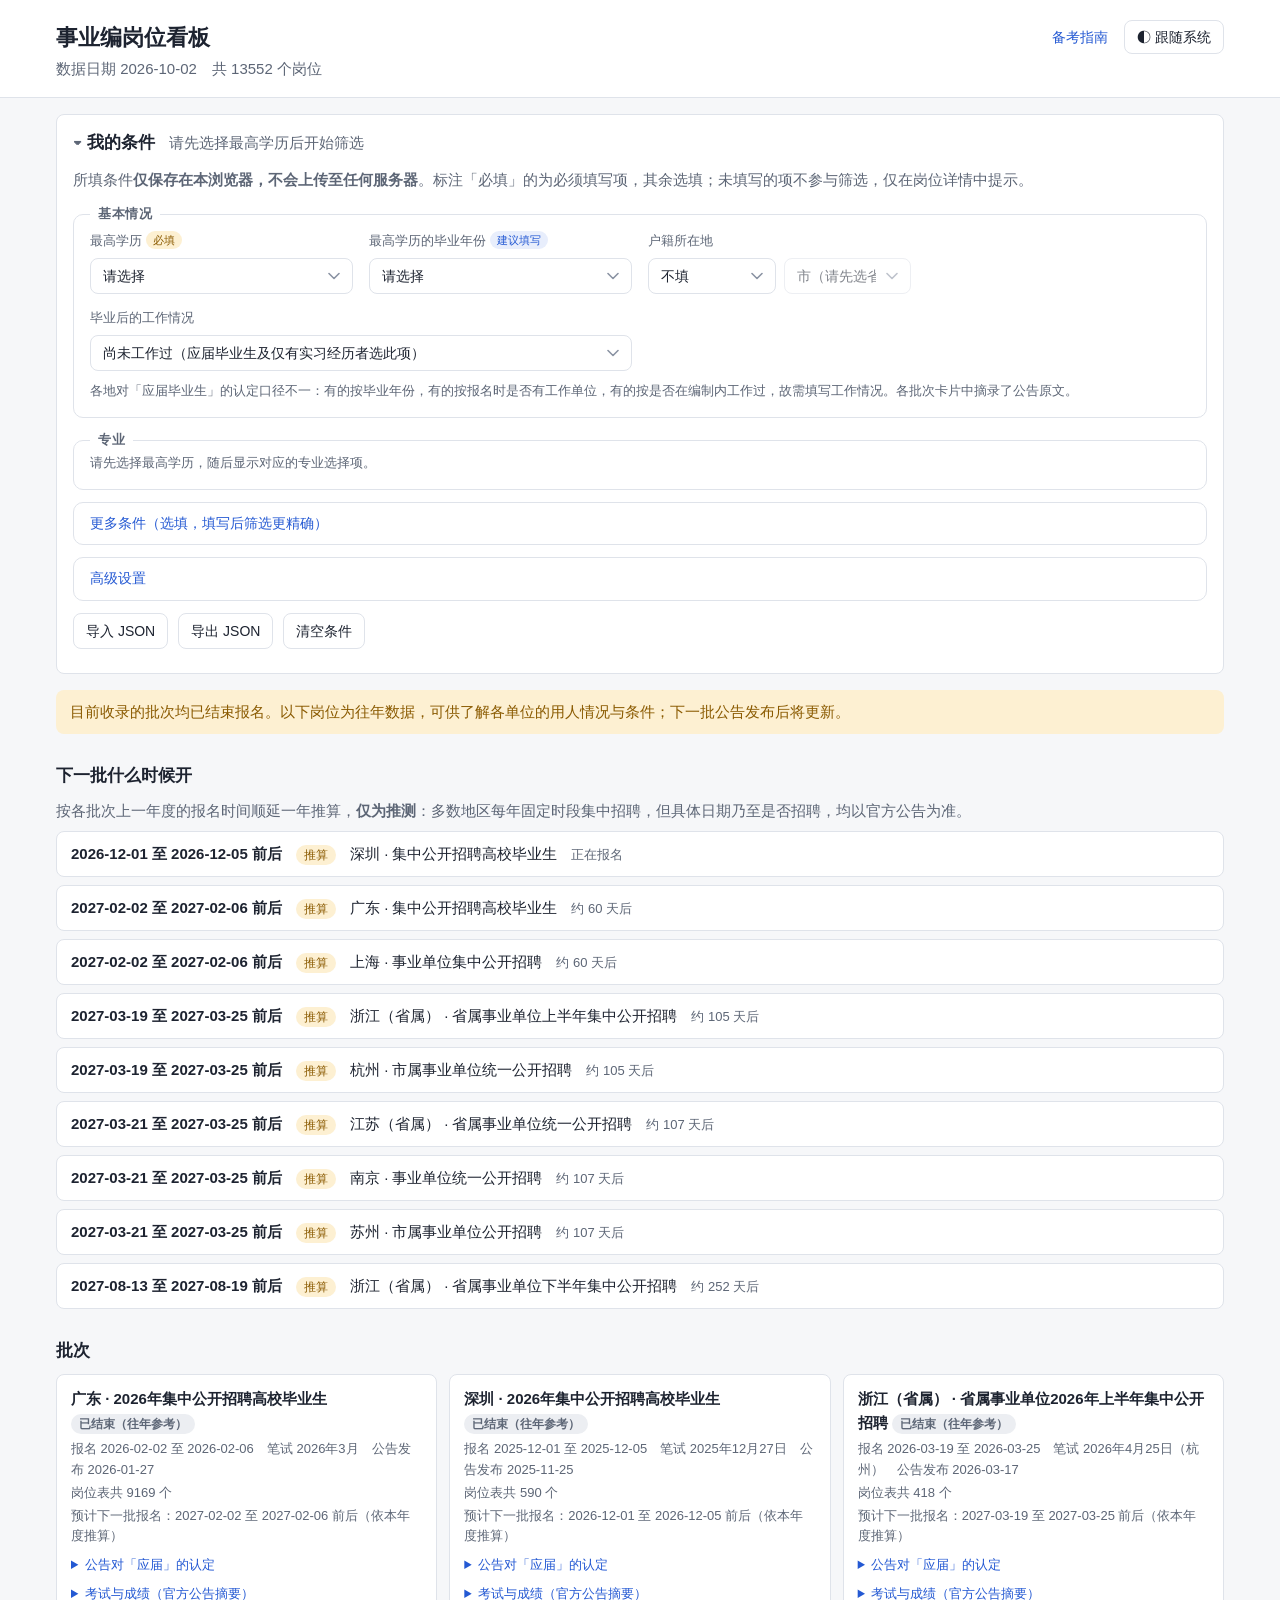
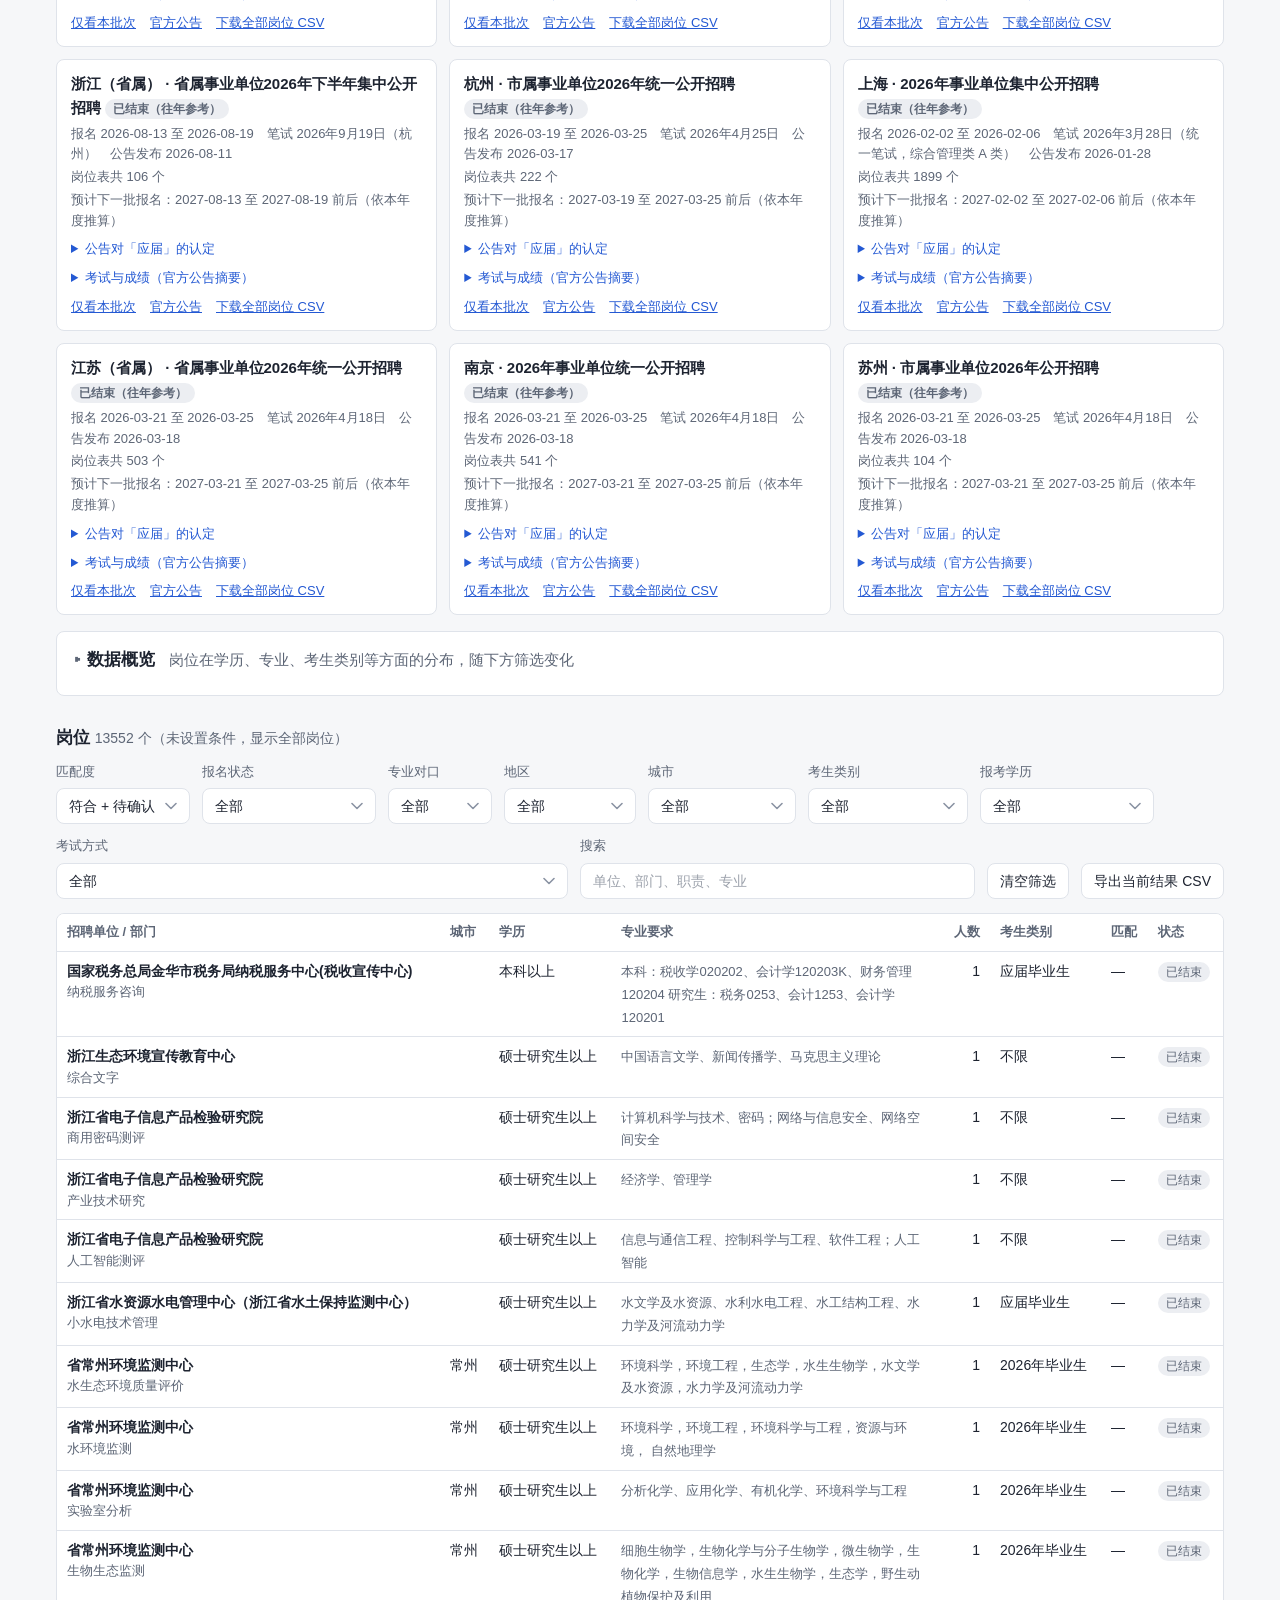
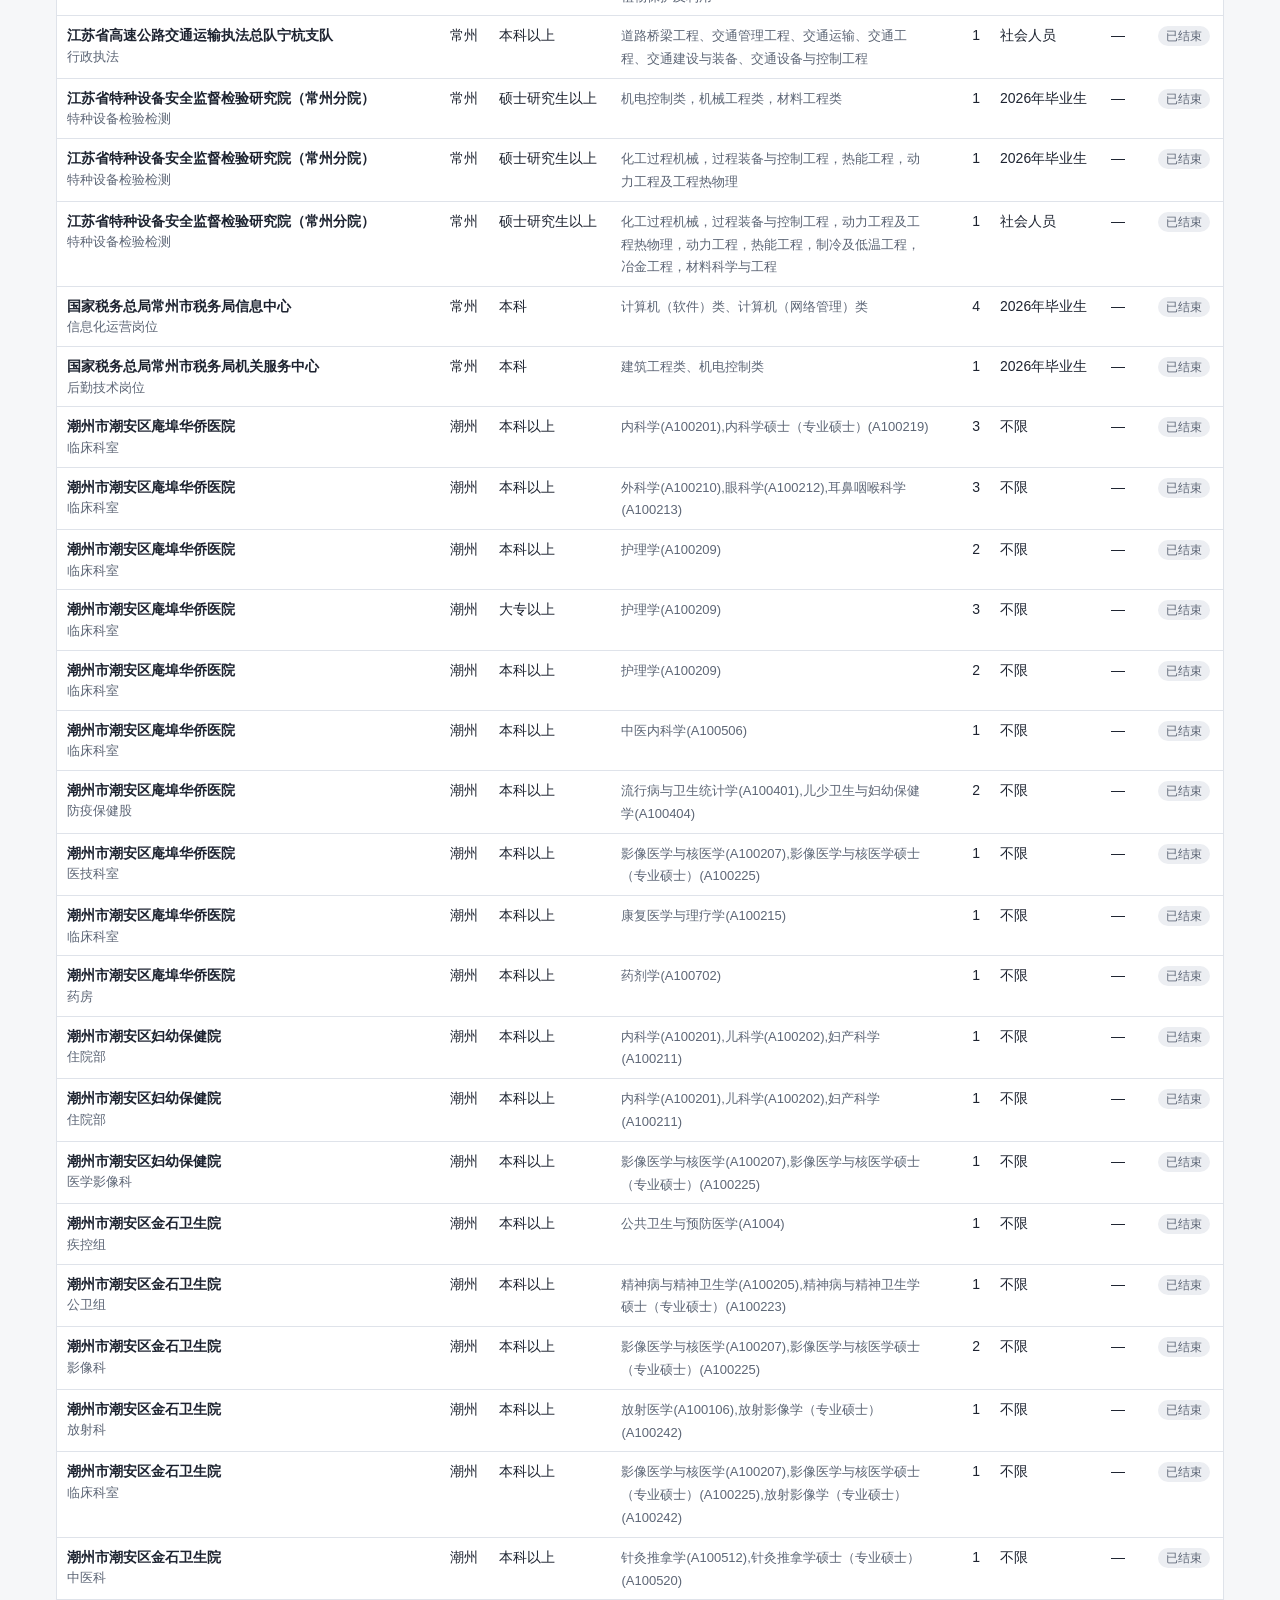
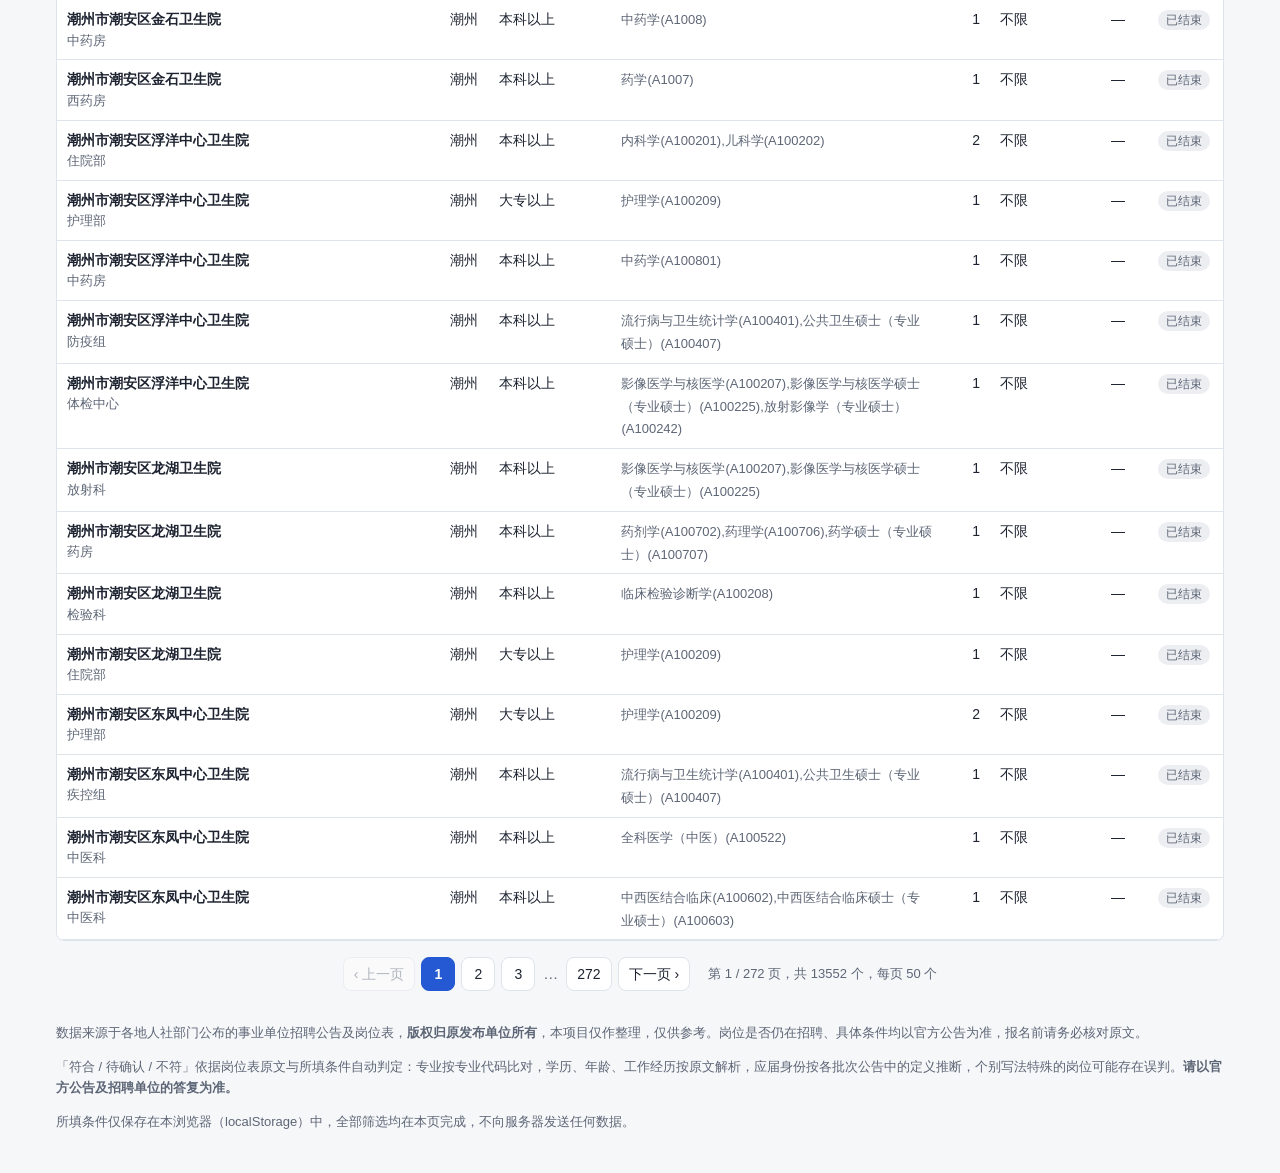
<file: index.html>
<!doctype html>
<html lang="zh-CN">
<head>
<meta charset="utf-8">
<meta name="viewport" content="width=device-width, initial-scale=1">
<title>事业编岗位看板</title>
<meta name="description" content="汇总各地人社部门公布的事业单位公开招聘岗位，按个人条件筛选可报考的岗位。个人条件仅保存在本浏览器。">
<link rel="icon" href="data:image/svg+xml,%3Csvg xmlns='http://www.w3.org/2000/svg' viewBox='0 0 32 32'%3E%3Crect width='32' height='32' rx='7' fill='%232459d3'/%3E%3Cpath d='M9 17l5 5 9-11' fill='none' stroke='%23fff' stroke-width='3.4' stroke-linecap='round' stroke-linejoin='round'/%3E%3C/svg%3E">
<link rel="stylesheet" href="assets/style.css">
<script>
// 在页面绘制前就应用保存的主题，避免先闪一下浅色。localStorage 可能不可用（隐私模式等），读不到就跟随系统。
try { var t = localStorage.getItem("theme"); if (t === "light" || t === "dark") document.documentElement.dataset.theme = t; } catch (e) {}
</script>
</head>
<body>
<header class="top">
  <div class="wrap top-row">
    <div>
      <h1>事业编岗位看板</h1>
      <p class="sub" id="generated">加载中…</p>
    </div>
    <div class="top-actions">
      <a class="navlink" href="prep.html">备考指南</a>
      <button type="button" id="theme" class="theme-btn" title="切换外观：跟随系统 / 浅色 / 深色"></button>
    </div>
  </div>
</header>

<main class="wrap">
  <noscript><p class="banner">需要启用 JavaScript 才能显示看板。</p></noscript>
  <p class="banner" id="error" hidden></p>

  <section id="profileSec" class="panel">
    <details id="profileDetails" open>
      <summary><h2>我的条件</h2><span class="muted" id="profileStatus"></span></summary>
      <p class="muted">所填条件<b>仅保存在本浏览器，不会上传至任何服务器</b>。标注「必填」的为必须填写项，其余选填；未填写的项不参与筛选，仅在岗位详情中提示。</p>
      <form id="profileForm" onsubmit="return false" autocomplete="off">
        <fieldset>
          <legend>基本情况</legend>
          <label><span class="lab">最高学历<span class="req">必填</span></span><select id="pEdu">
            <option value="">请选择</option><option>大专</option><option>本科</option><option>硕士</option><option>博士</option></select></label>
          <label><span class="lab">最高学历的毕业年份<span class="req rec">建议填写</span></span><select id="pGradYear"></select></label>
          <label>户籍所在地<span class="pair"><select id="pProv" aria-label="户籍所在省"></select><select id="pCity" aria-label="户籍所在市"></select></span></label>
          <label class="span2">毕业后的工作情况<select id="pWork"></select></label>
          <label id="pWorkMonthsBox" hidden>累计工作时长（月）<input id="pWorkMonths" type="number" min="0" max="600" placeholder="如 3"></label>
          <p class="hint">各地对「应届毕业生」的认定口径不一：有的按毕业年份，有的按报名时是否有工作单位，有的按是否在编制内工作过，故需填写工作情况。各批次卡片中摘录了公告原文。</p>
        </fieldset>

        <fieldset>
          <legend>专业</legend>
          <p class="hint" id="majorNeedEdu">请先选择最高学历，随后显示对应的专业选择项。</p>
          <div class="field wide" id="gradBox" hidden><span class="lab">研究生专业（按学科专业目录选择）</span><div id="pGradPick"></div></div>
          <div class="field wide" id="bachBox" hidden><span class="lab" id="bachLab">本科专业</span><div id="pBachPick"></div></div>
          <div class="field wide" id="collBox" hidden><span class="lab">大专专业</span><div id="pCollPick"></div></div>
          <p class="hint" id="majorHint" hidden>可输入专业名称或代码检索，也可按学科门类浏览；选中后以标签显示，支持多选（如学术学位与专业学位并选，或双学位）。</p>
        </fieldset>

        <details class="more">
          <summary>更多条件（选填，填写后筛选更精确）</summary>
          <fieldset>
            <legend>个人情况</legend>
            <label>年龄（周岁）<select id="pAge"></select></label>
            <label>性别<select id="pGender"><option value="">不填</option><option>男</option><option>女</option></select></label>
            <label>政治面貌<select id="pPol"><option value="">不填</option><option>群众</option><option>共青团员</option><option>中共党员</option></select></label>
            <label>大学英语<select id="pEnglish"><option value="">不填</option><option value="CET4">已通过四级</option><option value="CET6">已通过六级</option></select></label>
            <div class="field wide"><span class="lab">已取得的资格证书</span><div id="pCertPick"></div></div>
            <div class="field wide"><span class="lab">持有有效居住证的城市（上海等地对外省市户籍有居住证要求）</span><div id="pResPick"></div></div>
          </fieldset>
        </details>

        <details class="more">
          <summary>高级设置</summary>
          <fieldset>
            <legend>应届身份认定</legend>
            <label>认定方式<select id="pFresh">
              <option value="auto">按各批次公告规则自动推断（推荐）</option><option value="yes">一律按应届</option>
              <option value="no">一律按往届</option><option value="maybe">一律待定（限应届岗位均列入待确认）</option></select></label>
            <label class="check"><input id="pSpecial" type="checkbox"> 保留专项招聘岗位</label>
            <p class="hint">专项招聘指面向退役军人、基层服务项目人员、残疾人等特定群体的岗位，一般无需勾选。</p>
          </fieldset>
          <fieldset id="termsSet">
            <legend>专业匹配词（选择专业时自动生成）</legend>
            <p class="hint">部分岗位表（如上海、江苏）仅有专业文字、无专业代码：出现<b>对口关键词</b>视为对口，出现<b>相关词</b>列入待确认。更换专业后将重新生成；此处手动修改的内容仅在不更换专业时保留。</p>
            <label data-lv="graduate">研究生：对口关键词<input id="pGradKw"></label>
            <label data-lv="graduate">研究生：相关词<input id="pGradRel"></label>
            <label data-lv="bachelor">本科：对口关键词<input id="pBachKw"></label>
            <label data-lv="bachelor">本科：相关词<input id="pBachRel"></label>
          </fieldset>
        </details>

        <div class="profile-actions">
          <button type="button" id="pImport">导入 JSON</button>
          <button type="button" id="pExport">导出 JSON</button>
          <button type="button" id="pLocal" hidden>载入本机 profile.json</button>
          <button type="button" id="pClear">清空条件</button>
          <input id="pFile" type="file" accept="application/json,.json" hidden>
        </div>
      </form>
    </details>
  </section>

  <section id="filterInfo" class="panel" hidden>
    <h2>筛选情况</h2>
    <p id="filterText"></p>
    <p class="muted" id="filterUnset"></p>
    <p class="muted" id="filteredOut"></p>
  </section>

  <p class="banner" id="staleBanner" hidden></p>

  <section id="calendarSec" hidden>
    <h2>下一批什么时候开</h2>
    <p class="muted">按各批次上一年度的报名时间顺延一年推算，<b>仅为推测</b>：多数地区每年固定时段集中招聘，但具体日期乃至是否招聘，均以官方公告为准。</p>
    <ul class="calendar" id="calendar"></ul>
  </section>

  <section>
    <h2>批次</h2>
    <div class="batches" id="batches"></div>
  </section>

  <section id="statsSec" class="panel">
    <details id="statsDetails">
      <summary><h2>数据概览</h2><span class="muted">岗位在学历、专业、考生类别等方面的分布，随下方筛选变化</span></summary>
      <div class="stat-tiles" id="statTiles"></div>
      <div class="stat-ctl">
        <span class="muted">条形长度按</span>
        <label><input type="radio" name="sMetric" value="jobs" checked>岗位数</label>
        <label><input type="radio" name="sMetric" value="heads">招聘人数</label>
        <span class="stat-chips" id="statChips"></span>
      </div>
      <div class="stat-grid" id="statGrid"></div>
      <p class="muted stat-foot">点击任一条可只看这一类岗位，下方表格同步筛选；再点一次取消。每张图统计时不含它自己的筛选，方便在同一张图里比较各类。数据来自岗位表原文的自动解析，仅作整体参考；岗位表只有招聘人数，没有报名人数，不能据此判断竞争程度。</p>
    </details>
  </section>

  <section>
    <h2>岗位 <span class="count" id="count"></span></h2>
    <form class="filters" id="filters" onsubmit="return false">
      <label>匹配度<select id="fMatch"></select></label>
      <label>报名状态<select id="fStatus"></select></label>
      <label>专业对口<select id="fMajor"></select></label>
      <label>地区<select id="fRegion"></select></label>
      <label>城市<select id="fCity"></select></label>
      <label>考生类别<select id="fFresh"></select></label>
      <label>报考学历<select id="fLower"></select></label>
      <label>考试方式<select id="fExam"></select></label>
      <label class="grow">搜索<input id="fQuery" type="search" placeholder="单位、部门、职责、专业"></label>
      <button type="button" id="reset">清空筛选</button>
      <button type="button" id="exportCsv">导出当前结果 CSV</button>
    </form>
    <div class="table-wrap">
      <table>
        <thead><tr>
          <th>招聘单位 / 部门</th><th>城市</th><th>学历</th><th>专业要求</th><th class="num">人数</th>
          <th>考生类别</th><th>匹配</th><th>状态</th>
        </tr></thead>
        <tbody id="rows"></tbody>
      </table>
    </div>
    <p class="empty" id="empty" hidden>没有符合当前筛选的岗位。</p>
    <nav class="pager" id="pager" aria-label="岗位分页" hidden></nav>
  </section>

  <footer class="foot">
    <p>数据来源于各地人社部门公布的事业单位招聘公告及岗位表，<b>版权归原发布单位所有</b>，本项目仅作整理，仅供参考。岗位是否仍在招聘、具体条件均以官方公告为准，报名前请务必核对原文。</p>
    <p>「符合 / 待确认 / 不符」依据岗位表原文与所填条件自动判定：专业按专业代码比对，学历、年龄、工作经历按原文解析，应届身份按各批次公告中的定义推断，个别写法特殊的岗位可能存在误判。<b>请以官方公告及招聘单位的答复为准。</b></p>
    <p>所填条件仅保存在本浏览器（localStorage）中，全部筛选均在本页完成，不向服务器发送任何数据。</p>
  </footer>
</main>

<dialog id="detail">
  <article>
    <header><h3 id="dTitle"></h3><button type="button" id="dClose" aria-label="关闭">×</button></header>
    <div id="dBody"></div>
  </article>
</dialog>

<script src="assets/match.js"></script>
<script src="assets/options.js"></script>
<script src="assets/exam.js"></script>
<script src="assets/stats.js"></script>
<script src="assets/picker.js"></script>
<script src="assets/app.js"></script>
</body>
</html>
</file>
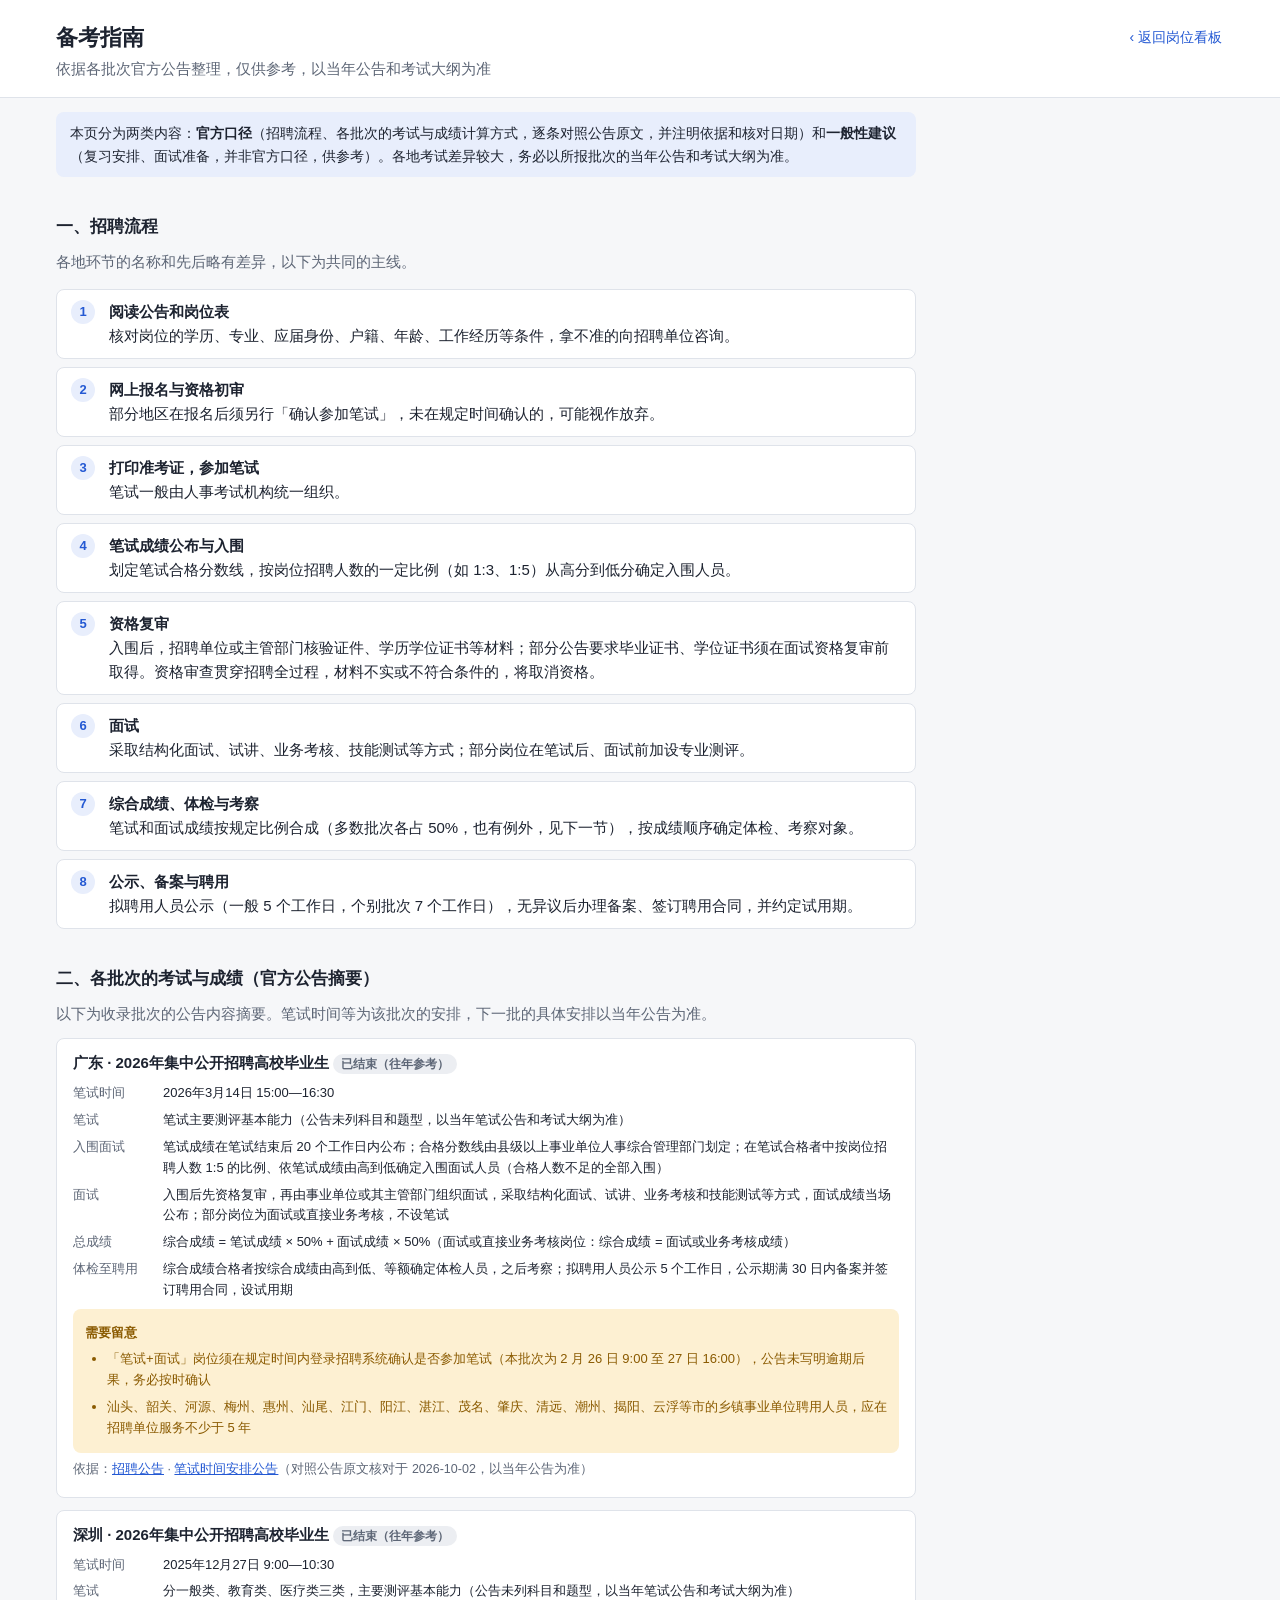
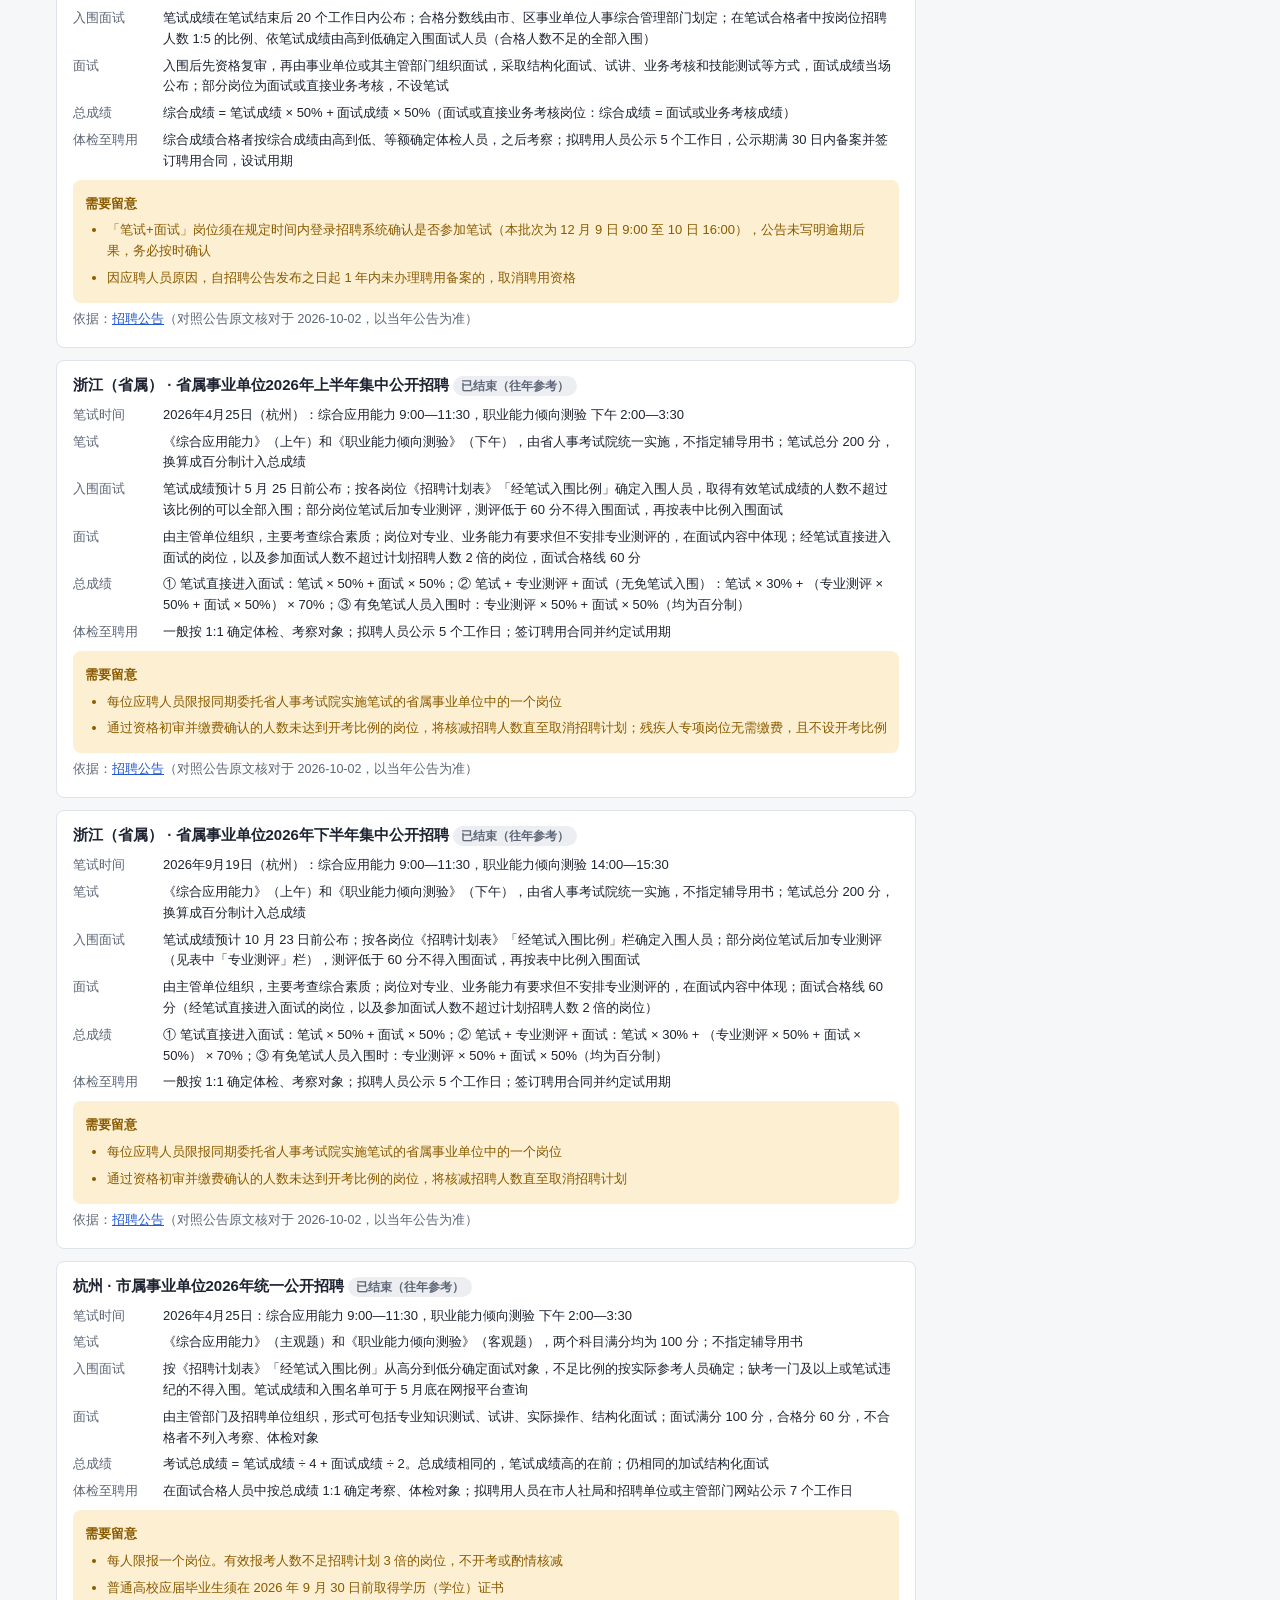
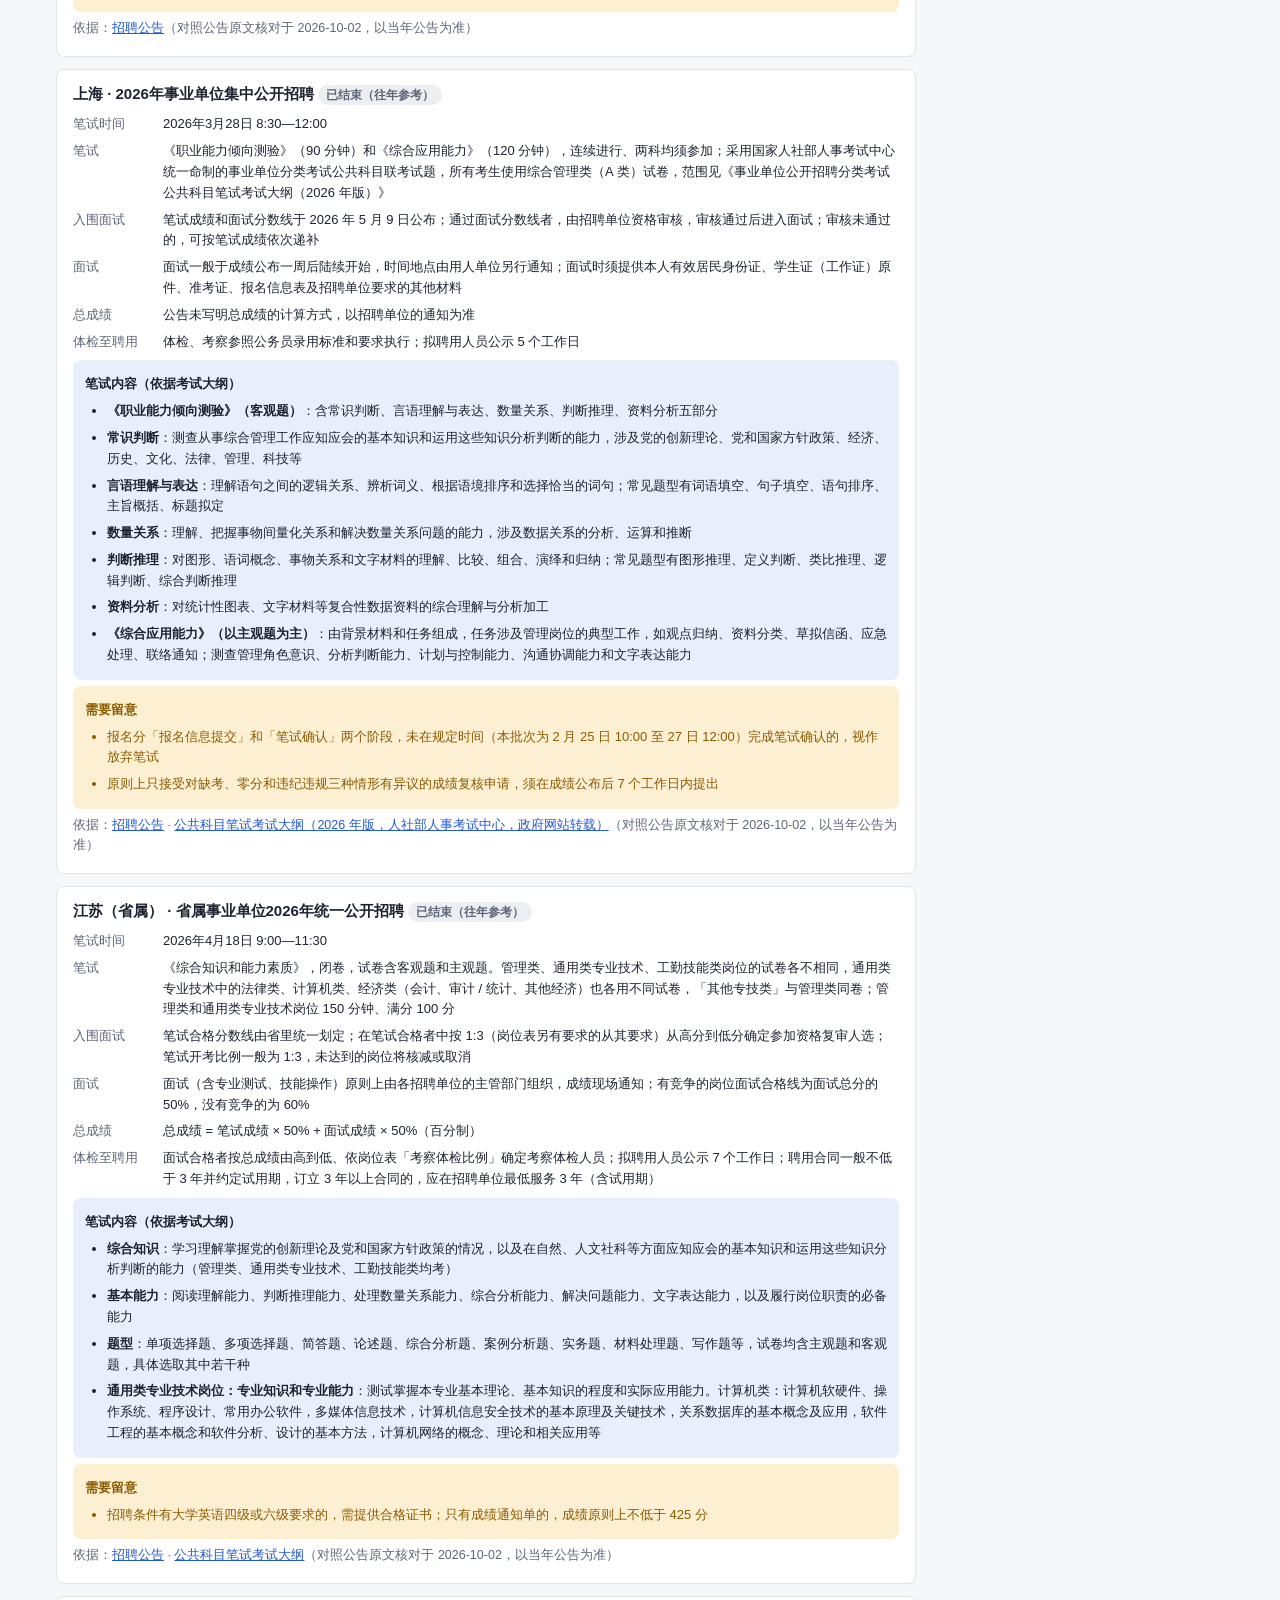
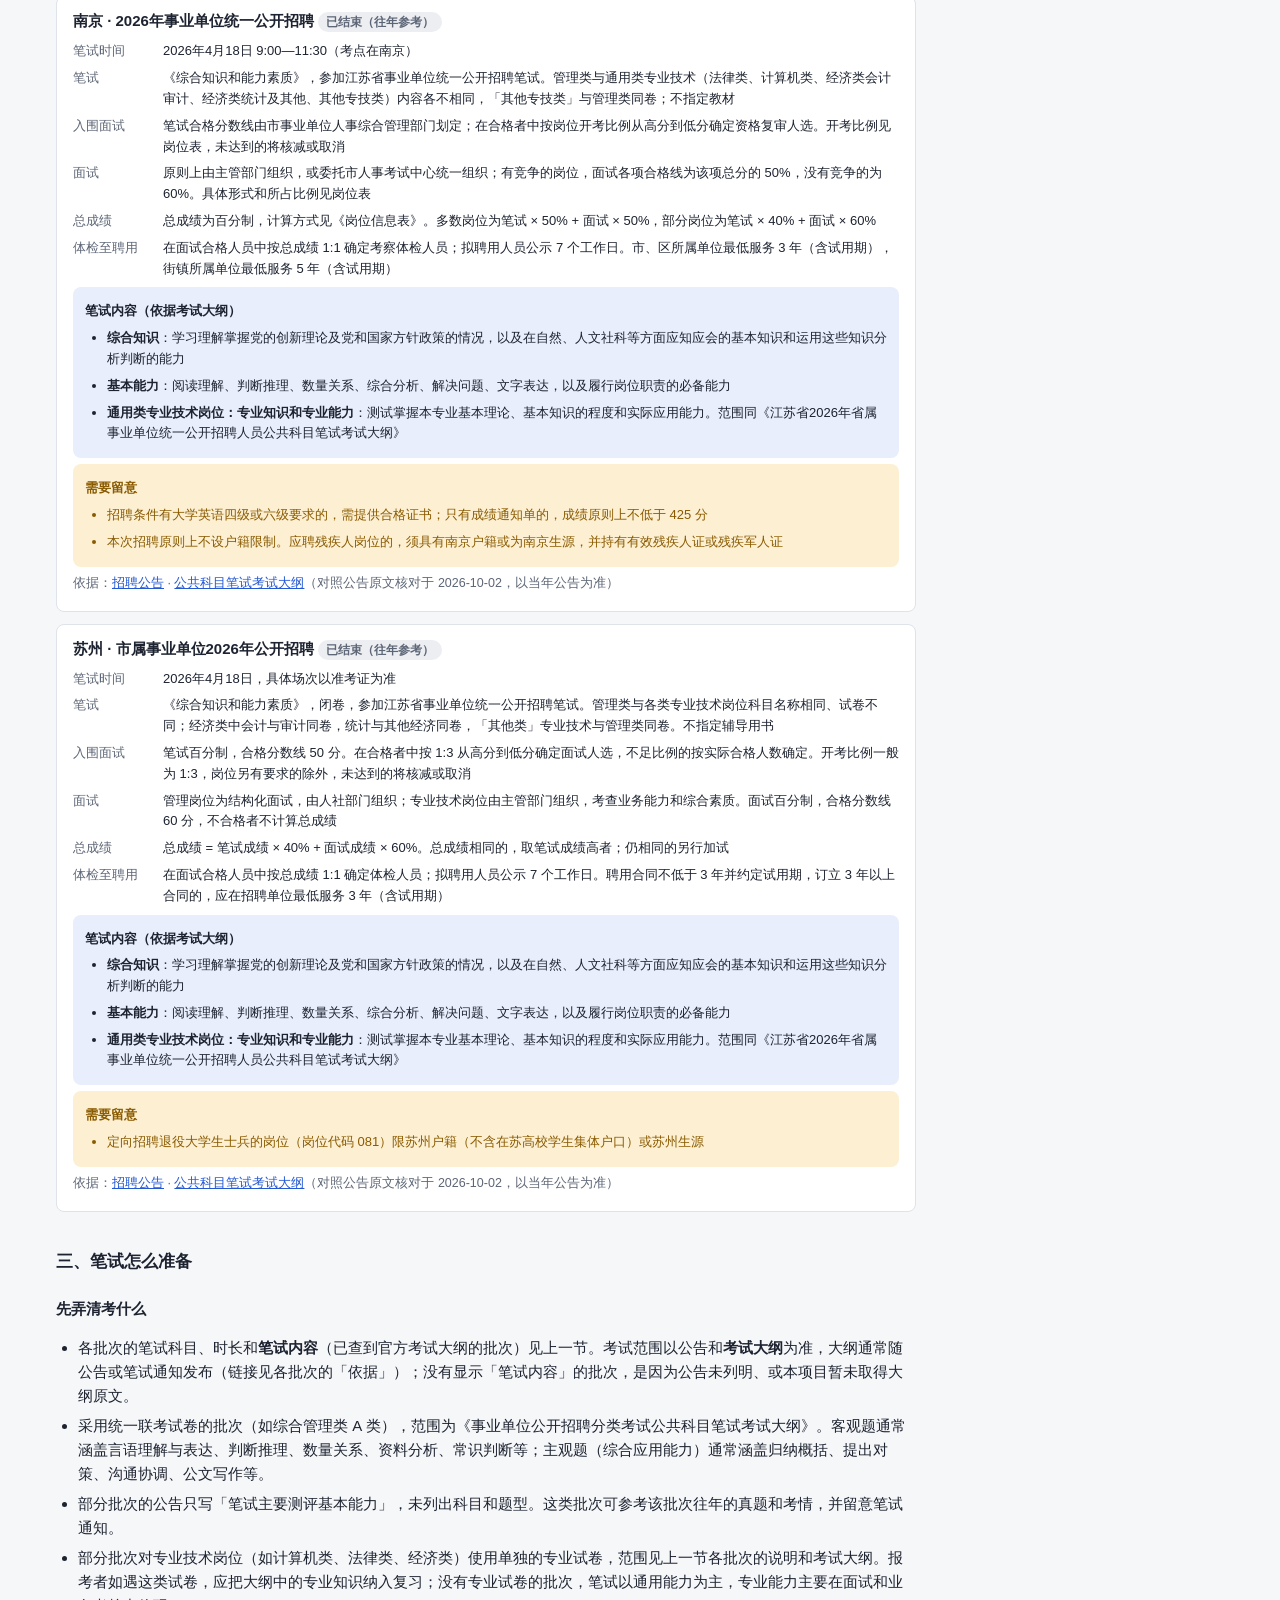
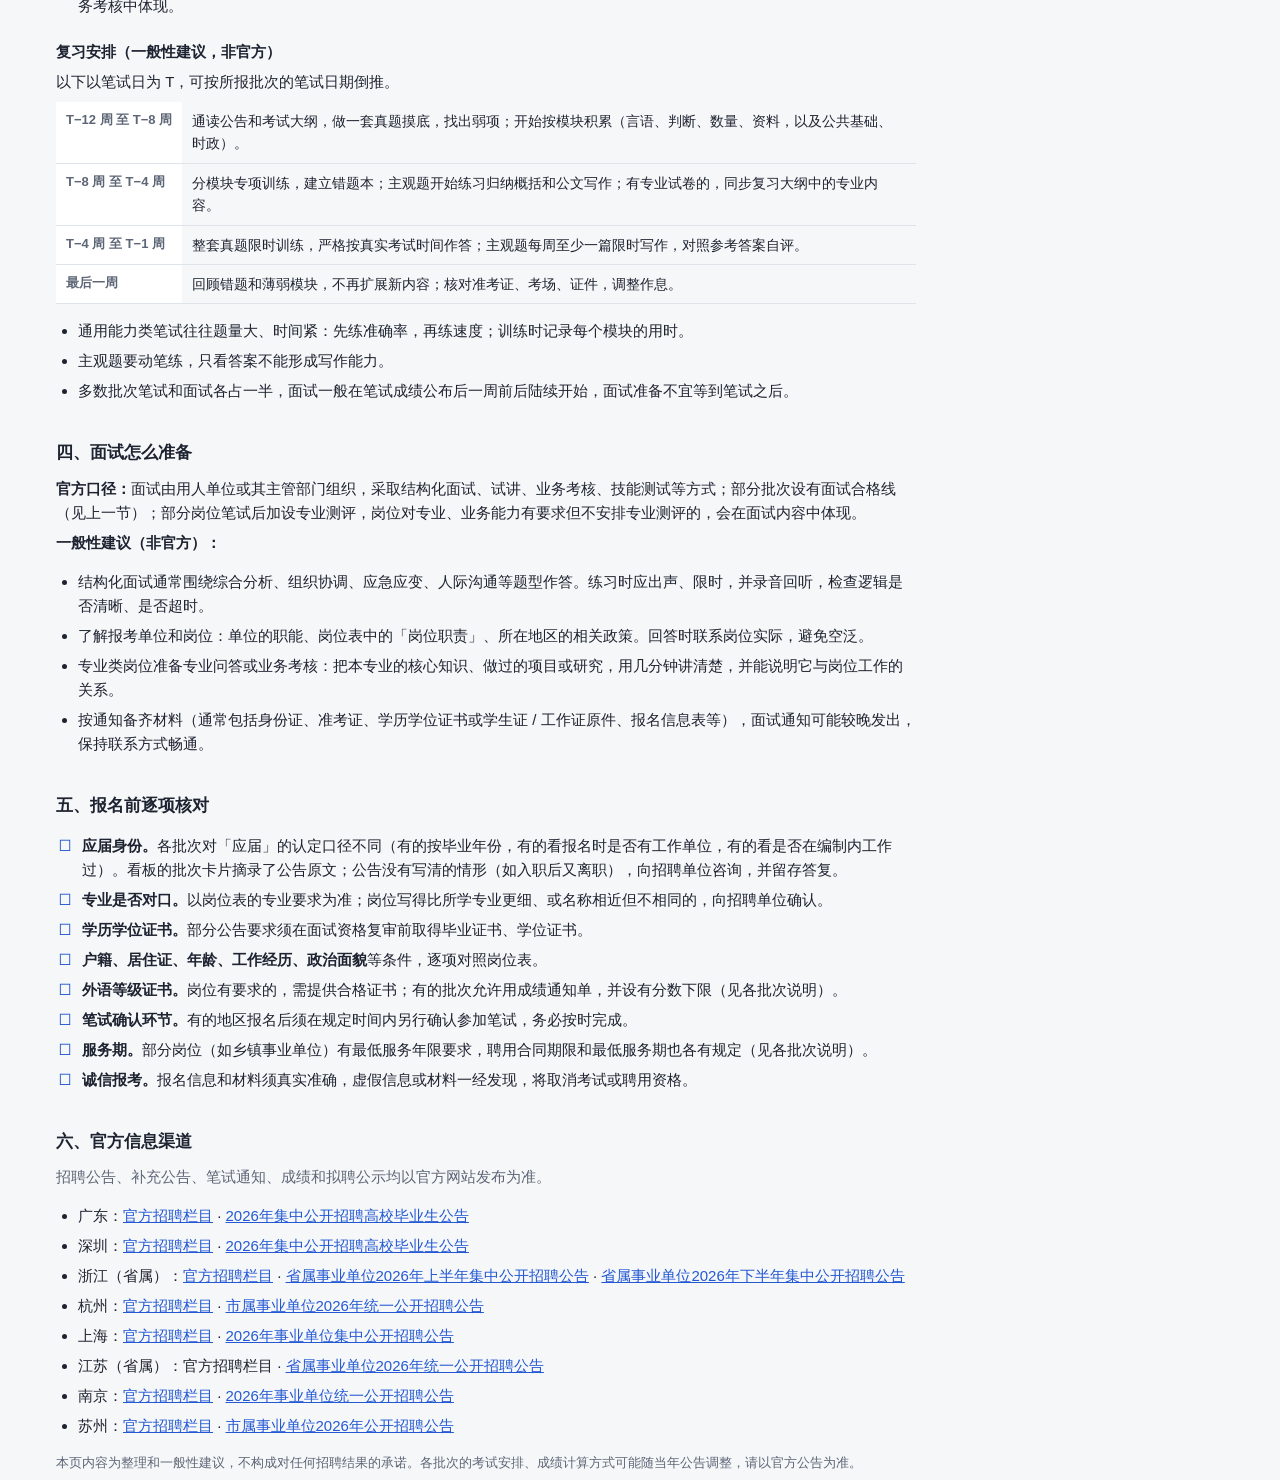
<file: prep.html>
<!doctype html>
<html lang="zh-CN">
<head>
<meta charset="utf-8">
<meta name="viewport" content="width=device-width, initial-scale=1">
<title>备考指南 · 事业编岗位看板</title>
<meta name="description" content="事业单位公开招聘的流程、各批次的考试与成绩计算方式（依据官方公告）、笔试和面试的一般性备考建议。">
<link rel="icon" href="data:image/svg+xml,%3Csvg xmlns='http://www.w3.org/2000/svg' viewBox='0 0 32 32'%3E%3Crect width='32' height='32' rx='7' fill='%232459d3'/%3E%3Cpath d='M9 17l5 5 9-11' fill='none' stroke='%23fff' stroke-width='3.4' stroke-linecap='round' stroke-linejoin='round'/%3E%3C/svg%3E">
<link rel="stylesheet" href="assets/style.css">
<script>
// 在页面绘制前就应用保存的主题（和看板首页共用同一个设置）
try { var t = localStorage.getItem("theme"); if (t === "light" || t === "dark") document.documentElement.dataset.theme = t; } catch (e) {}
</script>
</head>
<body>
<header class="top">
  <div class="wrap top-row">
    <div>
      <h1>备考指南</h1>
      <p class="sub">依据各批次官方公告整理，仅供参考，以当年公告和考试大纲为准</p>
    </div>
    <div class="top-actions"><a class="navlink" href="./">‹ 返回岗位看板</a></div>
  </div>
</header>

<main class="wrap prose">
  <p class="banner" id="error" hidden></p>
  <div class="callout">
    本页分为两类内容：<b>官方口径</b>（招聘流程、各批次的考试与成绩计算方式，逐条对照公告原文，并注明依据和核对日期）和<b>一般性建议</b>（复习安排、面试准备，并非官方口径，供参考）。各地考试差异较大，务必以所报批次的当年公告和考试大纲为准。
  </div>

  <h2>一、招聘流程</h2>
  <p class="muted">各地环节的名称和先后略有差异，以下为共同的主线。</p>
  <ol class="steps">
    <li><div><b>阅读公告和岗位表</b>核对岗位的学历、专业、应届身份、户籍、年龄、工作经历等条件，拿不准的向招聘单位咨询。</div></li>
    <li><div><b>网上报名与资格初审</b>部分地区在报名后须另行「确认参加笔试」，未在规定时间确认的，可能视作放弃。</div></li>
    <li><div><b>打印准考证，参加笔试</b>笔试一般由人事考试机构统一组织。</div></li>
    <li><div><b>笔试成绩公布与入围</b>划定笔试合格分数线，按岗位招聘人数的一定比例（如 1:3、1:5）从高分到低分确定入围人员。</div></li>
    <li><div><b>资格复审</b>入围后，招聘单位或主管部门核验证件、学历学位证书等材料；部分公告要求毕业证书、学位证书须在面试资格复审前取得。资格审查贯穿招聘全过程，材料不实或不符合条件的，将取消资格。</div></li>
    <li><div><b>面试</b>采取结构化面试、试讲、业务考核、技能测试等方式；部分岗位在笔试后、面试前加设专业测评。</div></li>
    <li><div><b>综合成绩、体检与考察</b>笔试和面试成绩按规定比例合成（多数批次各占 50%，也有例外，见下一节），按成绩顺序确定体检、考察对象。</div></li>
    <li><div><b>公示、备案与聘用</b>拟聘用人员公示（一般 5 个工作日，个别批次 7 个工作日），无异议后办理备案、签订聘用合同，并约定试用期。</div></li>
  </ol>

  <h2>二、各批次的考试与成绩（官方公告摘要）</h2>
  <p class="muted">以下为收录批次的公告内容摘要。笔试时间等为该批次的安排，下一批的具体安排以当年公告为准。</p>
  <div id="examCards"><p class="muted">加载中…</p></div>

  <h2>三、笔试怎么准备</h2>
  <h3>先弄清考什么</h3>
  <ul>
    <li>各批次的笔试科目、时长和<b>笔试内容</b>（已查到官方考试大纲的批次）见上一节。考试范围以公告和<b>考试大纲</b>为准，大纲通常随公告或笔试通知发布（链接见各批次的「依据」）；没有显示「笔试内容」的批次，是因为公告未列明、或本项目暂未取得大纲原文。</li>
    <li>采用统一联考试卷的批次（如综合管理类 A 类），范围为《事业单位公开招聘分类考试公共科目笔试考试大纲》。客观题通常涵盖言语理解与表达、判断推理、数量关系、资料分析、常识判断等；主观题（综合应用能力）通常涵盖归纳概括、提出对策、沟通协调、公文写作等。</li>
    <li>部分批次的公告只写「笔试主要测评基本能力」，未列出科目和题型。这类批次可参考该批次往年的真题和考情，并留意笔试通知。</li>
    <li>部分批次对专业技术岗位（如计算机类、法律类、经济类）使用单独的专业试卷，范围见上一节各批次的说明和考试大纲。报考者如遇这类试卷，应把大纲中的专业知识纳入复习；没有专业试卷的批次，笔试以通用能力为主，专业能力主要在面试和业务考核中体现。</li>
  </ul>

  <h3>复习安排（一般性建议，非官方）</h3>
  <p>以下以笔试日为 T，可按所报批次的笔试日期倒推。</p>
  <table class="plan">
    <tr><th>T−12 周 至 T−8 周</th><td>通读公告和考试大纲，做一套真题摸底，找出弱项；开始按模块积累（言语、判断、数量、资料，以及公共基础、时政）。</td></tr>
    <tr><th>T−8 周 至 T−4 周</th><td>分模块专项训练，建立错题本；主观题开始练习归纳概括和公文写作；有专业试卷的，同步复习大纲中的专业内容。</td></tr>
    <tr><th>T−4 周 至 T−1 周</th><td>整套真题限时训练，严格按真实考试时间作答；主观题每周至少一篇限时写作，对照参考答案自评。</td></tr>
    <tr><th>最后一周</th><td>回顾错题和薄弱模块，不再扩展新内容；核对准考证、考场、证件，调整作息。</td></tr>
  </table>
  <ul>
    <li>通用能力类笔试往往题量大、时间紧：先练准确率，再练速度；训练时记录每个模块的用时。</li>
    <li>主观题要动笔练，只看答案不能形成写作能力。</li>
    <li>多数批次笔试和面试各占一半，面试一般在笔试成绩公布后一周前后陆续开始，面试准备不宜等到笔试之后。</li>
  </ul>

  <h2>四、面试怎么准备</h2>
  <p><b>官方口径：</b>面试由用人单位或其主管部门组织，采取结构化面试、试讲、业务考核、技能测试等方式；部分批次设有面试合格线（见上一节）；部分岗位笔试后加设专业测评，岗位对专业、业务能力有要求但不安排专业测评的，会在面试内容中体现。</p>
  <p><b>一般性建议（非官方）：</b></p>
  <ul>
    <li>结构化面试通常围绕综合分析、组织协调、应急应变、人际沟通等题型作答。练习时应出声、限时，并录音回听，检查逻辑是否清晰、是否超时。</li>
    <li>了解报考单位和岗位：单位的职能、岗位表中的「岗位职责」、所在地区的相关政策。回答时联系岗位实际，避免空泛。</li>
    <li>专业类岗位准备专业问答或业务考核：把本专业的核心知识、做过的项目或研究，用几分钟讲清楚，并能说明它与岗位工作的关系。</li>
    <li>按通知备齐材料（通常包括身份证、准考证、学历学位证书或学生证 / 工作证原件、报名信息表等），面试通知可能较晚发出，保持联系方式畅通。</li>
  </ul>

  <h2>五、报名前逐项核对</h2>
  <ul class="checklist">
    <li><b>应届身份。</b>各批次对「应届」的认定口径不同（有的按毕业年份，有的看报名时是否有工作单位，有的看是否在编制内工作过）。看板的批次卡片摘录了公告原文；公告没有写清的情形（如入职后又离职），向招聘单位咨询，并留存答复。</li>
    <li><b>专业是否对口。</b>以岗位表的专业要求为准；岗位写得比所学专业更细、或名称相近但不相同的，向招聘单位确认。</li>
    <li><b>学历学位证书。</b>部分公告要求须在面试资格复审前取得毕业证书、学位证书。</li>
    <li><b>户籍、居住证、年龄、工作经历、政治面貌</b>等条件，逐项对照岗位表。</li>
    <li><b>外语等级证书。</b>岗位有要求的，需提供合格证书；有的批次允许用成绩通知单，并设有分数下限（见各批次说明）。</li>
    <li><b>笔试确认环节。</b>有的地区报名后须在规定时间内另行确认参加笔试，务必按时完成。</li>
    <li><b>服务期。</b>部分岗位（如乡镇事业单位）有最低服务年限要求，聘用合同期限和最低服务期也各有规定（见各批次说明）。</li>
    <li><b>诚信报考。</b>报名信息和材料须真实准确，虚假信息或材料一经发现，将取消考试或聘用资格。</li>
  </ul>

  <h2>六、官方信息渠道</h2>
  <p class="muted">招聘公告、补充公告、笔试通知、成绩和拟聘公示均以官方网站发布为准。</p>
  <ul class="sources" id="sources"></ul>

  <p class="foot">本页内容为整理和一般性建议，不构成对任何招聘结果的承诺。各批次的考试安排、成绩计算方式可能随当年公告调整，请以官方公告为准。</p>
</main>

<script src="assets/match.js"></script>
<script src="assets/exam.js"></script>
<script src="assets/prep.js"></script>
</body>
</html>
</file>
<file: assets/style.css>
:root {
  --bg: #f6f7f9; --surface: #fff; --text: #1d2330; --muted: #5d6676; --line: #dfe3ea;
  --accent: #2459d3; --accent-bg: #e8eefc; --field: #fff; --ring: rgba(36, 89, 211, .20);
  --ok: #17713b; --ok-bg: #e2f4e8; --warn: #8a5a00; --warn-bg: #fdf0d2; --off: #5d6676; --off-bg: #eceef2;
  --radius: 8px;
}
:root { color-scheme: light dark; }                 /* 跟随系统时，表单控件、滚动条也跟着变 */
:root[data-theme="light"] { color-scheme: light; }
:root[data-theme="dark"] { color-scheme: dark; }
/* 深色色板写两遍：一遍给「跟随系统且系统是深色」，一遍给「手动选了深色」。改颜色要两处一起改 */
@media (prefers-color-scheme: dark) {
  :root:not([data-theme="light"]) {
    --bg: #12151b; --surface: #1b2029; --text: #e6e9ef; --muted: #98a1b1; --line: #2c3340;
    --accent: #7ea2f7; --accent-bg: #1f2c4d; --field: #232a36; --ring: rgba(126, 162, 247, .32);
    --ok: #6fd391; --ok-bg: #173324; --warn: #f0c36a; --warn-bg: #3a2e12; --off: #98a1b1; --off-bg: #262c37;
  }
}
:root[data-theme="dark"] {
  --bg: #12151b; --surface: #1b2029; --text: #e6e9ef; --muted: #98a1b1; --line: #2c3340;
  --accent: #7ea2f7; --accent-bg: #1f2c4d; --field: #232a36; --ring: rgba(126, 162, 247, .32);
  --ok: #6fd391; --ok-bg: #173324; --warn: #f0c36a; --warn-bg: #3a2e12; --off: #98a1b1; --off-bg: #262c37;
}
* { box-sizing: border-box; }
body { margin: 0; background: var(--bg); color: var(--text); font: 15px/1.6 -apple-system, "PingFang SC", "Microsoft YaHei", sans-serif; }
.wrap { max-width: 1200px; margin: 0 auto; padding: 0 16px; }
.top { background: var(--surface); border-bottom: 1px solid var(--line); padding: 20px 0 14px; }
.top-row { display: flex; justify-content: space-between; align-items: start; gap: 12px; }
.theme-btn { white-space: nowrap; }
h1 { margin: 0; font-size: 22px; }
h2 { margin: 28px 0 10px; font-size: 17px; }
.sub, .muted { color: var(--muted); margin: 2px 0; }
.count { color: var(--muted); font-weight: 400; font-size: 14px; }
.panel { background: var(--surface); border: 1px solid var(--line); border-radius: var(--radius); padding: 4px 16px 12px; margin-top: 16px; }
.panel h2 { margin-top: 10px; }
.banner { background: var(--warn-bg); color: var(--warn); border-radius: var(--radius); padding: 10px 14px; margin: 16px 0 0; }

.calendar { list-style: none; margin: 8px 0 0; padding: 0; display: grid; gap: 8px; }
.calendar li { background: var(--surface); border: 1px solid var(--line); border-radius: var(--radius); padding: 10px 14px;
  display: flex; flex-wrap: wrap; gap: 4px 14px; align-items: baseline; }
.calendar .when { font-weight: 600; min-width: 11em; }
.calendar .days { color: var(--muted); font-size: 13px; }
.batches { display: grid; grid-template-columns: repeat(auto-fill, minmax(320px, 1fr)); gap: 12px; }
.batch { background: var(--surface); border: 1px solid var(--line); border-radius: var(--radius); padding: 12px 14px; }
.batch.active { border-color: var(--accent); box-shadow: 0 0 0 1px var(--accent); }
.batch h3 { margin: 0 0 4px; font-size: 15px; }
.batch .meta { color: var(--muted); font-size: 13px; margin: 2px 0; }
.batch .links { margin-top: 8px; display: flex; gap: 14px; flex-wrap: wrap; font-size: 13px; }
.batch details { margin-top: 8px; font-size: 13px; }
.batch summary { cursor: pointer; color: var(--accent); }
.batch details p { margin: 6px 0 0; color: var(--muted); }
.note-list { margin: 6px 0 0; padding-left: 18px; color: var(--muted); }
.note-list li { margin: 4px 0; }
.note-list ul { margin: 2px 0; padding-left: 16px; list-style: none; }
.batch details p.note-src { font-size: 12.5px; }
.note-list strong { color: var(--text, inherit); }
a, .linkbtn { color: var(--accent); }
.linkbtn { background: none; border: 0; padding: 0; font: inherit; cursor: pointer; text-decoration: underline; }

.badge { display: inline-block; padding: 0 8px; border-radius: 999px; font-size: 12px; line-height: 20px; white-space: nowrap; }
.b-ok, .b-open { background: var(--ok-bg); color: var(--ok); }
.b-check, .b-upcoming, .b-rolling { background: var(--warn-bg); color: var(--warn); }
.b-closed, .b-no { background: var(--off-bg); color: var(--off); }

.filters { display: flex; flex-wrap: wrap; gap: 12px; align-items: end; margin-bottom: 14px; }
.filters label { display: flex; flex-direction: column; font-size: 13px; font-weight: 500; color: var(--muted); gap: 6px; }
.filters .grow { flex: 1 1 200px; }
/* 表单控件：文本框、数字框、搜索框、下拉框、按钮统一高度、圆角、边框和聚焦效果 */
select, input:not([type=checkbox]):not([type=file]), button {
  font: inherit; font-size: 14px; font-weight: 400; color: var(--text); background: var(--field); box-sizing: border-box;
  height: 36px; padding: 0 12px; border: 1px solid var(--line); border-radius: 8px;
  transition: border-color .12s, box-shadow .12s; }
input::placeholder { color: var(--muted); opacity: .6; }
select { appearance: none; -webkit-appearance: none; padding-right: 34px; cursor: pointer;
  background-image: url("data:image/svg+xml,%3Csvg xmlns='http://www.w3.org/2000/svg' width='12' height='8' viewBox='0 0 12 8'%3E%3Cpath d='M1 1.5l5 5 5-5' fill='none' stroke='%238a93a3' stroke-width='1.6' stroke-linecap='round' stroke-linejoin='round'/%3E%3C/svg%3E");
  background-repeat: no-repeat; background-position: right 12px center; }
input[type=number] { appearance: textfield; -moz-appearance: textfield; }
input[type=number]::-webkit-inner-spin-button, input[type=number]::-webkit-outer-spin-button { -webkit-appearance: none; margin: 0; }
input:not([type=checkbox]):hover, select:hover { border-color: color-mix(in srgb, var(--accent) 45%, var(--line)); }
select:focus, input:focus { outline: none; border-color: var(--accent); box-shadow: 0 0 0 3px var(--ring); }
button { cursor: pointer; font-weight: 500; }
button:hover { border-color: var(--accent); color: var(--accent); }
.linkbtn, #dClose { height: auto; }
.theme-btn { height: 34px; }
input[type=checkbox] { accent-color: var(--accent); width: 16px; height: 16px; margin: 0; flex: none; cursor: pointer; }
:focus-visible { outline: 2px solid var(--accent); outline-offset: 1px; }

.table-wrap { overflow-x: auto; background: var(--surface); border: 1px solid var(--line); border-radius: var(--radius); }
table { border-collapse: collapse; width: 100%; font-size: 14px; }
th, td { padding: 8px 10px; text-align: left; vertical-align: top; border-bottom: 1px solid var(--line); }
th { position: sticky; top: 0; background: var(--surface); font-weight: 600; font-size: 13px; color: var(--muted); white-space: nowrap; }
td.num, th.num { text-align: right; }
td:nth-child(2), td:nth-child(3), td:nth-child(6), td:nth-child(7), td:nth-child(8) { white-space: nowrap; }
tbody tr { cursor: pointer; }
tbody tr:hover { background: var(--accent-bg); }
tbody tr:focus-visible { outline-offset: -2px; }
td .unit { font-weight: 600; }
td .dept, td .major { color: var(--muted); font-size: 13px; }
td.major-cell { max-width: 320px; }
.empty { text-align: center; color: var(--muted); padding: 24px 0; }

dialog { border: 1px solid var(--line); border-radius: 12px; padding: 0; width: min(760px, calc(100vw - 24px)); max-height: 86vh;
  background: var(--surface); color: var(--text); }
dialog::backdrop { background: rgba(0, 0, 0, .45); }
dialog article > header { display: flex; justify-content: space-between; align-items: start; gap: 12px; padding: 14px 18px 8px; position: sticky; top: 0; background: var(--surface); }
dialog h3 { margin: 0; font-size: 17px; }
#dClose { font-size: 20px; line-height: 1; padding: 2px 9px; }
#dBody { padding: 0 18px 18px; }
dl { display: grid; grid-template-columns: 110px 1fr; gap: 6px 12px; margin: 10px 0; }
dt { color: var(--muted); }
dd { margin: 0; white-space: pre-wrap; overflow-wrap: anywhere; }
.note { border-radius: var(--radius); padding: 8px 12px; margin: 8px 0; font-size: 14px; }
.note ul { margin: 4px 0 0; padding-left: 20px; }
.note-check { background: var(--warn-bg); color: var(--warn); }
.note-info { background: var(--accent-bg); }

.foot { color: var(--muted); font-size: 13px; margin: 32px 0 40px; }
@media (max-width: 600px) { dl { grid-template-columns: 1fr; } dt { margin-top: 6px; } }

/* ---- 我的条件 ---- */
#profileSec summary { cursor: pointer; display: flex; flex-wrap: wrap; align-items: baseline; gap: 4px 14px; list-style: none; }
#profileSec summary::-webkit-details-marker { display: none; }
#profileSec summary h2 { display: inline; margin: 10px 0; }
#profileSec summary h2::before { content: "▸ "; color: var(--muted); }
#profileSec details[open] > summary h2::before { content: "▾ "; }
#profileForm fieldset { border: 1px solid var(--line); border-radius: 10px; margin: 12px 0; padding: 6px 16px 16px;
  display: grid; grid-template-columns: repeat(auto-fill, minmax(240px, 1fr)); gap: 14px 16px; align-items: end; }
#profileForm legend { font-size: 13px; font-weight: 600; color: var(--muted); padding: 0 8px; letter-spacing: .04em; }
#profileForm label, #profileForm .field { display: flex; flex-direction: column; gap: 6px; font-size: 13px; font-weight: 500; color: var(--muted); }
#profileForm label.check { flex-direction: row; align-items: center; gap: 10px; min-height: 36px; padding: 6px 12px; line-height: 1.35;
  border: 1px solid var(--line); border-radius: 8px; background: var(--field); font-size: 14px; font-weight: 400; color: var(--text); cursor: pointer;
  transition: border-color .12s; }
#profileForm label.check:hover { border-color: color-mix(in srgb, var(--accent) 45%, var(--line)); }
#profileForm label.check:has(input:checked) { border-color: var(--accent); background: var(--accent-bg); }
#profileForm fieldset > p { grid-column: 1 / -1; margin: 0; }
#profileForm .hint { grid-column: 1 / -1; margin: -4px 0 0; font-size: 12.5px; color: var(--muted); }
#profileForm input:not([type=checkbox]), #profileForm select { width: 100%; }
.profile-actions { display: flex; flex-wrap: wrap; gap: 10px; margin: 10px 0 12px; }
.note-no { background: var(--off-bg); color: var(--text); }

[hidden] { display: none !important; }
#profileForm .span2 { grid-column: span 2; }
@media (max-width: 760px) { #profileForm .span2 { grid-column: auto; } }
.req { font-size: 11px; font-weight: 500; color: var(--warn); background: var(--warn-bg); border-radius: 999px; padding: 0 7px; margin-left: 4px; line-height: 18px; display: inline-block; vertical-align: 1px; }
#profileForm .pair { display: grid; grid-template-columns: 1fr 1fr; gap: 8px; }
#profileForm .wide { grid-column: 1 / -1; }
#profileForm select:disabled { opacity: .55; cursor: not-allowed; }
#profileForm details.more { border: 1px solid var(--line); border-radius: 10px; margin: 12px 0; padding: 0 16px; }
#profileForm details.more > summary { cursor: pointer; padding: 10px 0; color: var(--accent); font-size: 13.5px; font-weight: 500; }
#profileForm details.more[open] > summary { border-bottom: 1px solid var(--line); margin-bottom: 4px; }
#profileForm details.more fieldset { border: 0; padding: 8px 0 14px; margin: 0; text-align: left; }
#profileForm details.more label, #profileForm details.more .field { text-align: left; }
#profileForm details.more fieldset + fieldset { border-top: 1px dashed var(--line); border-radius: 0; }
#profileForm details.more legend { padding: 0; }

/* 选择控件（专业 / 城市 / 证书）：选中的项是标签，点开是可搜索、可按分类浏览的列表 */
.picker { position: relative; }
.pk-box { display: flex; flex-wrap: wrap; gap: 6px; align-items: center; min-height: 36px; padding: 3px 6px 3px 8px; cursor: text;
  background: var(--field); border: 1px solid var(--line); border-radius: 8px; transition: border-color .12s, box-shadow .12s; }
.pk-box:hover { border-color: color-mix(in srgb, var(--accent) 45%, var(--line)); }
.pk-box:focus-within { border-color: var(--accent); box-shadow: 0 0 0 3px var(--ring); }
.pk-chips { display: contents; }
.chip { display: inline-flex; align-items: center; max-width: 100%; padding: 0 2px 0 9px; border-radius: 6px; background: var(--accent-bg); color: var(--accent);
  font-size: 13.5px; font-weight: 500; line-height: 24px; }
.chip.custom { background: transparent; border: 1px dashed var(--accent); line-height: 22px; }
.pk-box .chip button.chip-x { height: 22px; width: 22px; padding: 0; margin-left: 2px; border: 0; border-radius: 5px; background: none; color: inherit;
  font-size: 16px; font-weight: 400; line-height: 1; opacity: .7; }
.pk-box .chip button.chip-x:hover { opacity: 1; background: color-mix(in srgb, var(--accent) 18%, transparent); color: inherit; }
#profileForm .pk-box input.pk-input:not([type=checkbox]) { flex: 1 1 150px; width: auto; min-width: 120px; height: 28px; padding: 0 4px; border: 0; border-radius: 0; background: transparent; box-shadow: none; }
.pk-list { position: absolute; z-index: 30; left: 0; right: 0; top: calc(100% + 4px); max-height: 340px; overflow-y: auto; padding: 4px;
  background: var(--surface); border: 1px solid var(--line); border-radius: 10px; box-shadow: 0 10px 28px rgba(0, 0, 0, .16); }
.opt { display: flex; align-items: baseline; gap: 8px; padding: 7px 10px; border-radius: 6px; cursor: pointer; font-size: 14px; font-weight: 400; color: var(--text); }
.opt:hover, .opt.active { background: var(--accent-bg); }
.o-name { font-weight: 500; }
.o-code { font-size: 12px; color: var(--muted); font-variant-numeric: tabular-nums; }
.o-sub { margin-left: auto; font-size: 12px; color: var(--muted); text-align: right; }
.o-on { font-size: 12px; color: var(--accent); }
.opt.on .o-name { color: var(--accent); }
.opt.back .o-name, .opt.add .o-name { color: var(--accent); }
.pk-head { padding: 6px 10px; font-size: 12px; color: var(--muted); }
.pk-sub { padding: 8px 10px 2px; font-size: 12px; font-weight: 600; color: var(--muted); letter-spacing: .04em; }
.pk-grid { display: grid; grid-template-columns: repeat(auto-fill, minmax(124px, 1fr)); gap: 6px; padding: 2px; }
.opt.tile { flex-direction: column; align-items: flex-start; gap: 2px; border: 1px solid var(--line); background: var(--field); }
.opt.tile .o-sub { margin-left: 0; }
.opt.tile:hover, .opt.tile.active { border-color: var(--accent); background: var(--accent-bg); }
.req.rec { color: var(--accent); background: var(--accent-bg); }
.pk-pager { position: sticky; bottom: -4px; display: flex; flex-wrap: wrap; align-items: center; gap: 4px; margin: 6px -4px -4px; padding: 8px 10px;
  background: var(--surface); border-top: 1px solid var(--line); font-size: 13px; }
.pk-pager .pg { min-width: 28px; padding: 3px 8px; border-radius: 6px; text-align: center; cursor: pointer; color: var(--text); user-select: none; }
.pk-pager .pg:hover { background: var(--accent-bg); }
.pk-pager .pg.cur { background: var(--accent); color: #fff; cursor: default; font-weight: 600; }
.pk-pager .pg.off { color: var(--muted); opacity: .45; cursor: default; }
.pk-pager .pg.off:hover { background: none; }
.pk-pager .pg.gap { cursor: default; color: var(--muted); min-width: 0; padding: 3px 2px; }
.pk-pager .pg.gap:hover { background: none; }
.pk-pager .pg-total { margin-left: auto; color: var(--muted); font-size: 12px; }

/* 岗位表分页 */
.pager { display: flex; flex-wrap: wrap; justify-content: center; align-items: center; gap: 6px; margin: 16px 0 0; }
.pager button.pg { height: 34px; min-width: 34px; padding: 0 10px; font-weight: 400; }
.pager button.pg.cur { background: var(--accent); border-color: var(--accent); color: #fff; font-weight: 600; cursor: default; }
.pager button.pg:disabled { opacity: .45; cursor: default; border-color: var(--line); color: var(--muted); }
.pager .pg-gap { color: var(--muted); padding: 0 2px; }
.pager .pg-info { flex-basis: 100%; text-align: center; color: var(--muted); font-size: 13px; }
@media (min-width: 900px) { .pager .pg-info { flex-basis: auto; margin-left: 12px; } }
.table-wrap { scroll-margin-top: 12px; }

/* 页头导航 */
.top-actions { display: flex; align-items: center; gap: 14px; }
.navlink { font-size: 14px; font-weight: 500; text-decoration: none; white-space: nowrap; padding: 6px 2px; }
.navlink:hover { text-decoration: underline; }

/* 考试与成绩摘要（批次卡片和备考指南共用） */
.exam dl { display: grid; grid-template-columns: 6em 1fr; gap: 6px 12px; margin: 8px 0; font-size: 13px; }
.exam dt { color: var(--muted); }
.exam dd { margin: 0; white-space: normal; }
.exam-syllabus { margin-top: 6px; padding: 8px 12px; border-radius: var(--radius); background: var(--accent-bg); font-size: 13px; }
.exam-syllabus p { margin: 0 0 2px; font-weight: 600; }
.exam-syllabus ul { margin: 0; padding-left: 18px; }
.exam-syllabus li { margin: 3px 0; }
.exam-notes { margin-top: 6px; padding: 8px 12px; border-radius: var(--radius); background: var(--warn-bg); color: var(--warn); font-size: 13px; }
.exam-notes p { margin: 0 0 2px; font-weight: 600; }
.exam-notes ul { margin: 0; padding-left: 18px; }
.exam-src { color: var(--muted); font-size: 12.5px; margin: 8px 0 0; }
.batch .exam-more { margin: 8px 0 0; font-size: 13px; }
@media (max-width: 600px) { .exam dl { grid-template-columns: 1fr; } .exam dt { margin-top: 4px; } }

/* 备考指南 */
.prose > * { max-width: 860px; }
.prose h2 { margin-top: 36px; }
.prose h3 { margin: 22px 0 6px; font-size: 15px; }
.prose p, .prose li { margin: 6px 0; }
.prose ol, .prose ul { padding-left: 22px; }
.prose .callout { background: var(--accent-bg); border-radius: var(--radius); padding: 10px 14px; margin: 14px 0; font-size: 14px; }
.prose .callout.warn { background: var(--warn-bg); color: var(--warn); }
.steps { counter-reset: step; list-style: none; padding: 0 !important; display: grid; gap: 8px; }
.steps li { counter-increment: step; display: grid; grid-template-columns: 28px 1fr; gap: 10px; align-items: start; background: var(--surface); border: 1px solid var(--line); border-radius: var(--radius); padding: 10px 14px; margin: 0; }
.steps li::before { content: counter(step); width: 24px; height: 24px; border-radius: 50%; background: var(--accent-bg); color: var(--accent); font-weight: 600; font-size: 13px; display: grid; place-items: center; }
.steps b { display: block; }
.exam-card { background: var(--surface); border: 1px solid var(--line); border-radius: var(--radius); padding: 12px 16px; margin: 12px 0; }
.exam-card h3 { margin: 0 0 4px; font-size: 15px; }
.plan { width: 100%; border-collapse: collapse; font-size: 14px; margin: 8px 0; }
.plan th, .plan td { padding: 8px 10px; border-bottom: 1px solid var(--line); text-align: left; vertical-align: top; }
.plan th { position: static; width: 9em; white-space: nowrap; }
.checklist { list-style: none; padding: 0 !important; }
.checklist li { padding-left: 26px; position: relative; }
.checklist li::before { content: "☐"; position: absolute; left: 2px; color: var(--accent); }
.sources li { overflow-wrap: anywhere; }
.plan td { white-space: normal; }          /* 覆盖岗位表里 td:nth-child(2) 的不换行规则 */
@media (max-width: 600px) { .plan th, .plan td { display: block; width: auto; border-bottom: 0; padding: 6px 4px 0; } .plan td { border-bottom: 1px solid var(--line); padding-bottom: 8px; } }

/* 数据概览 */
#statsSec summary { cursor: pointer; display: flex; flex-wrap: wrap; align-items: baseline; gap: 4px 14px; list-style: none; }
#statsSec summary::-webkit-details-marker { display: none; }
#statsSec summary h2 { display: inline; margin: 10px 0; }
#statsSec summary h2::before { content: "▸ "; color: var(--muted); }
#statsSec details[open] > summary h2::before { content: "▾ "; }
.stat-tiles { display: flex; flex-wrap: wrap; gap: 12px; margin: 6px 0 12px; }
.tile { flex: 1 1 140px; background: var(--accent-bg); border-radius: var(--radius); padding: 8px 14px; }
.tile-num { font-size: 22px; font-weight: 600; line-height: 1.3; }
.tile-key { font-size: 12.5px; color: var(--muted); }
.stat-ctl { display: flex; flex-wrap: wrap; align-items: center; gap: 6px 14px; font-size: 13px; margin-bottom: 10px; }
.stat-ctl label { display: inline-flex; align-items: center; gap: 4px; cursor: pointer; }
.stat-chips { display: inline-flex; flex-wrap: wrap; gap: 6px; }
.stat-chip { background: var(--accent-bg); color: var(--accent); border: 1px solid var(--accent); border-radius: 999px; padding: 0 10px; font: inherit; font-size: 12.5px; line-height: 22px; cursor: pointer; }
.stat-grid { display: grid; grid-template-columns: repeat(auto-fill, minmax(320px, 1fr)); gap: 12px; }
.stat-card { border: 1px solid var(--line); border-radius: var(--radius); padding: 8px 14px 10px; }
.stat-card h3 { margin: 4px 0 2px; font-size: 14.5px; }
.stat-note { margin: 0 0 6px; font-size: 12px; }
.bars { display: flex; flex-direction: column; gap: 2px; }
.bar { display: grid; grid-template-columns: 8.5em 1fr 6.5em; align-items: center; gap: 8px; width: 100%; padding: 3px 4px; border: 1px solid transparent; border-radius: 6px; background: none; color: inherit; font: inherit; font-size: 13px; text-align: left; cursor: pointer; }
.bar:hover { background: var(--accent-bg); }
.bar.on { border-color: var(--accent); background: var(--accent-bg); }
.bar-label { overflow: hidden; text-overflow: ellipsis; white-space: nowrap; }
.bar-track { height: 10px; border-radius: 5px; background: var(--off-bg); overflow: hidden; }
.bar-fill { display: block; height: 100%; min-width: 2px; background: var(--accent); border-radius: 5px; }
.bar-num { text-align: right; font-variant-numeric: tabular-nums; color: var(--muted); white-space: nowrap; }
.stat-foot { font-size: 12.5px; margin: 10px 0 0; }
</file>
